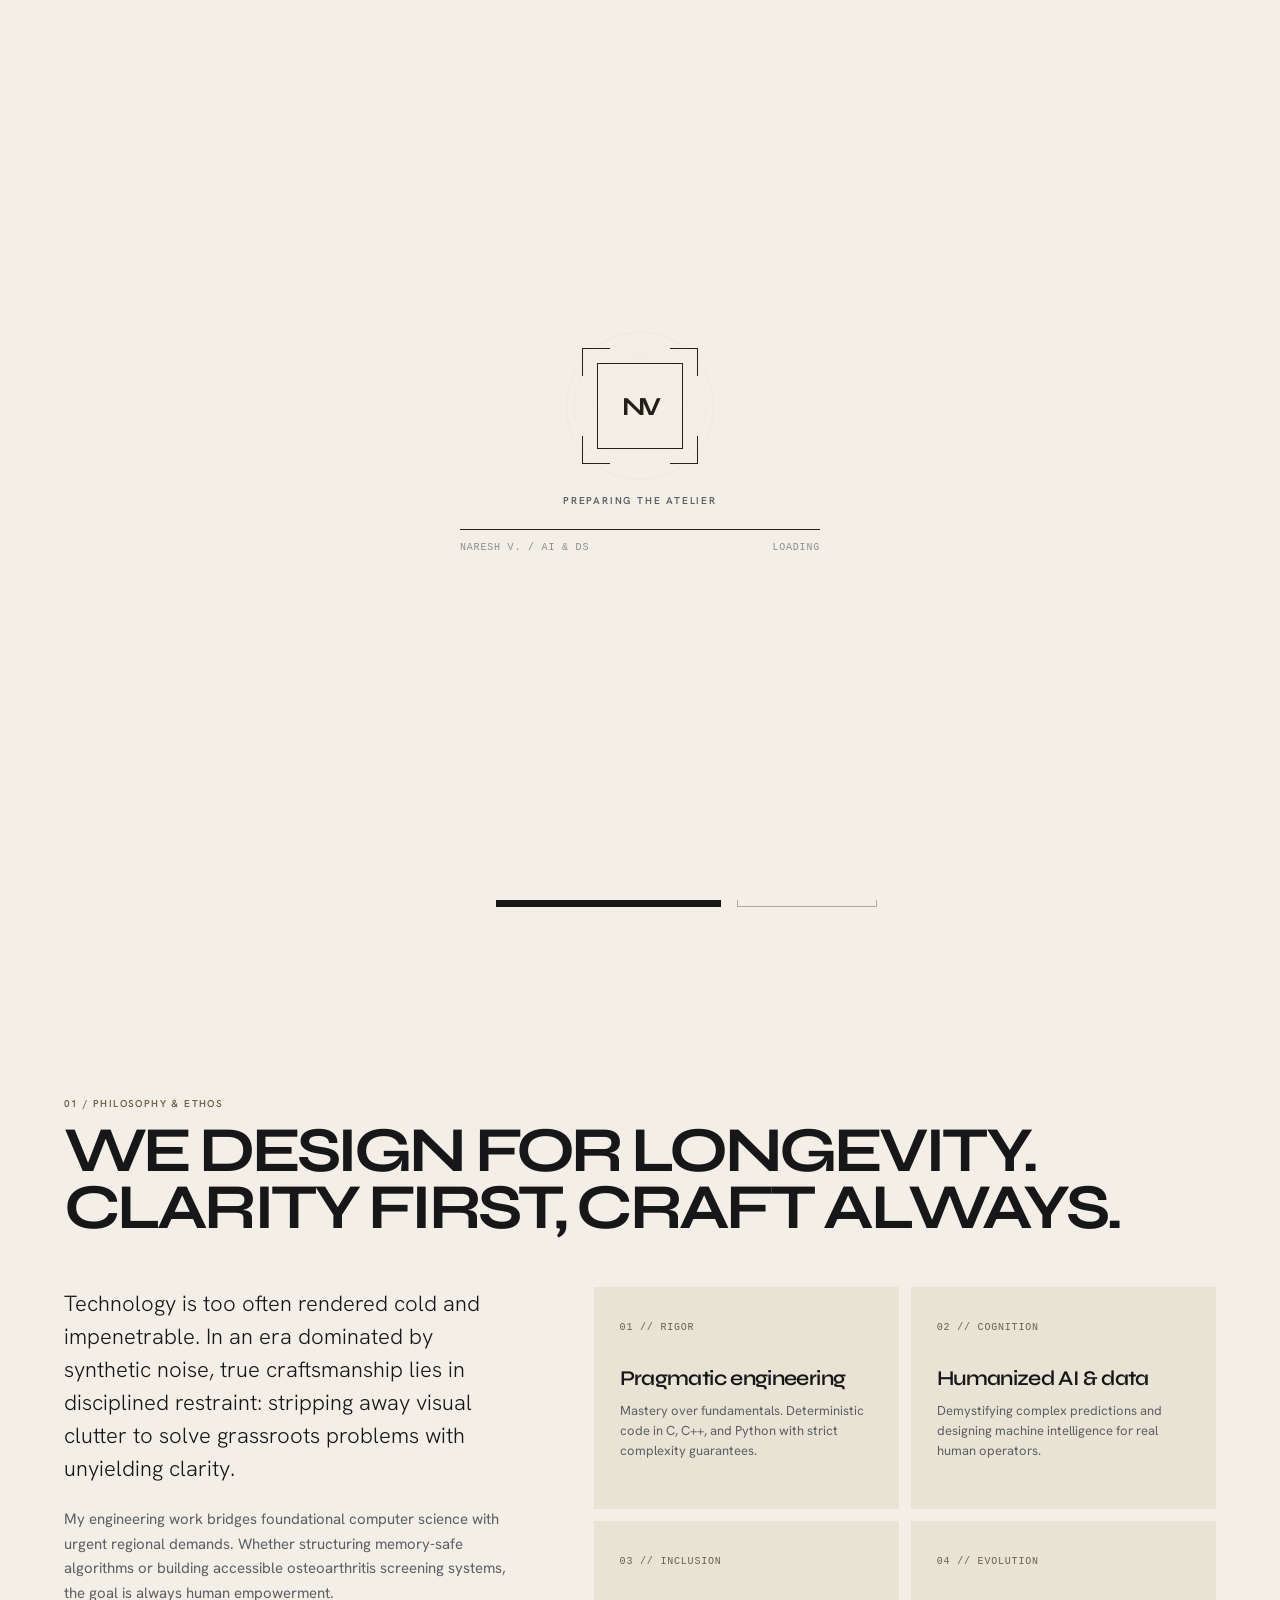
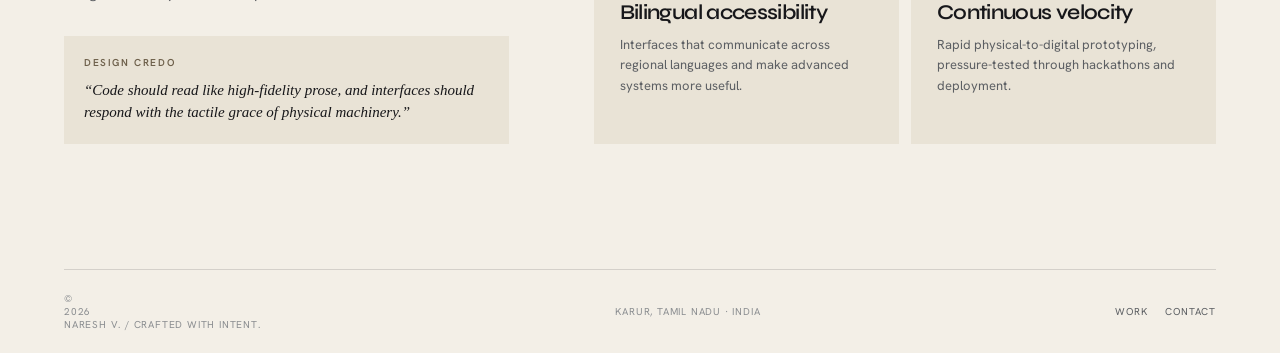
<file: index.html>
<!doctype html>
<html lang="en">
<head>
  <meta charset="UTF-8" />
  <meta name="viewport" content="width=device-width, initial-scale=1.0" />
  <meta name="description" content="Naresh V. is an AI and Data Science engineer building practical, human-centered digital systems." />
  <title>Naresh V. | AI &amp; Data Science Engineer</title>
  <link rel="preconnect" href="https://fonts.googleapis.com" />
  <link rel="preconnect" href="https://fonts.googleapis.com" crossorigin />
  <link href="https://fonts.googleapis.com/css2?family=Hanken+Grotesk:wght@300;400;500;600&family=Syne:wght@500;600;700;800&display=swap" rel="stylesheet" />
  <link rel="stylesheet" href="styles.css" />
</head>
<body class="preload-page">
  <div class="preloader" aria-label="Loading Naresh V. portfolio">
    <div class="preloader-inner">
      <div class="preloader-frame">
        <i class="preloader-corner"></i><i class="preloader-corner"></i><i class="preloader-corner"></i><i class="preloader-corner"></i>
        <div class="preloader-mark">NV</div>
      </div>
      <p class="preloader-kicker">Preparing the atelier</p>
      <div class="preloader-track"><div class="preloader-progress"></div></div>
      <div class="preloader-meta"><span>Naresh V. / AI &amp; DS</span><span>Loading</span></div>
    </div>
  </div>
  <div class="cursor-glow" aria-hidden="true"></div>
  <header class="site-header">
    <a class="brand" href="index.html" aria-label="Naresh V. home"><span>NV</span><small>AI / DS</small></a>
    <nav class="desktop-nav" aria-label="Primary navigation"><a href="work.html">Work</a><a href="arsenal.html">Arsenal</a><a href="journey.html">Journey</a><a href="contact.html">Contact</a><a href="play.html">Play</a></nav><button class="theme-toggle" type="button" aria-label="Toggle color theme" aria-pressed="false"><span aria-hidden="true">☾</span></button>
    <a class="header-cta" href="contact.html">Let's connect <span>↗</span></a>
    <button class="menu-button" type="button" aria-label="Open navigation" aria-expanded="false"><span></span><span></span></button>
  </header>
  <main>
    <section class="hero section-shell">
      <div class="hero-topline"><span class="status"><i></i> B.Tech AI &amp; Data Science · MKCE Karur</span><span class="availability">Available for high-impact collaborations <b>2025</b></span></div>
      <div class="hero-title reveal"><p class="eyebrow">A digital craft practice</p><h1>Crafted to<br /><em>mean something</em><b>.</b></h1><p class="hero-note">// Turning complex algorithmic logic into intuitive, human-centered digital artifacts.</p></div>
      <div class="hero-grid reveal"><div><p class="eyebrow warm">Identity &amp; discipline</p><h2>Naresh V. — AI &amp; Data Science Engineer, software craftsman &amp; bilingual systems innovator.</h2></div><div class="hero-copy"><p>I am a second-year B.Tech student at <strong>M. Kumarasamy College of Engineering</strong>, Karur, Tamil Nadu. Rooted in programming logic, machine intelligence, and distributed systems, I construct robust software architectures designed to solve tangible grassroots challenges.</p><div class="hero-actions"><a class="button button-solid" href="work.html">Explore selected work <span>↗</span></a><a class="button button-ghost" href="#philosophy">Read ethos <span>↓</span></a></div></div></div>
    </section>
    <section class="section-shell philosophy" id="philosophy"><div class="section-heading reveal"><div><p class="eyebrow warm">01 / Philosophy &amp; ethos</p><h2>We design for longevity.<br />Clarity first, craft always.</h2></div></div><div class="philosophy-grid"><div class="philosophy-story reveal"><p class="lead">Technology is too often rendered cold and impenetrable. In an era dominated by synthetic noise, true craftsmanship lies in disciplined restraint: stripping away visual clutter to solve grassroots problems with unyielding clarity.</p><p>My engineering work bridges foundational computer science with urgent regional demands. Whether structuring memory-safe algorithms or building accessible osteoarthritis screening systems, the goal is always human empowerment.</p><blockquote><span>Design credo</span>“Code should read like high-fidelity prose, and interfaces should respond with the tactile grace of physical machinery.”</blockquote></div><div class="pillar-grid"><article><span>01 // RIGOR</span><h3>Pragmatic engineering</h3><p>Mastery over fundamentals. Deterministic code in C, C++, and Python with strict complexity guarantees.</p></article><article><span>02 // COGNITION</span><h3>Humanized AI &amp; data</h3><p>Demystifying complex predictions and designing machine intelligence for real human operators.</p></article><article><span>03 // INCLUSION</span><h3>Bilingual accessibility</h3><p>Interfaces that communicate across regional languages and make advanced systems more useful.</p></article><article><span>04 // EVOLUTION</span><h3>Continuous velocity</h3><p>Rapid physical-to-digital prototyping, pressure-tested through hackathons and deployment.</p></article></div></div></section>
  </main>
  <footer class="site-footer section-shell"><span>© <span id="year"></span> Naresh V. / Crafted with intent.</span><span>Karur, Tamil Nadu · India</span><span><a href="work.html">Work</a> <a href="contact.html">Contact</a></span></footer>
  <script src="script.js"></script>
</body>
</html>
</file>
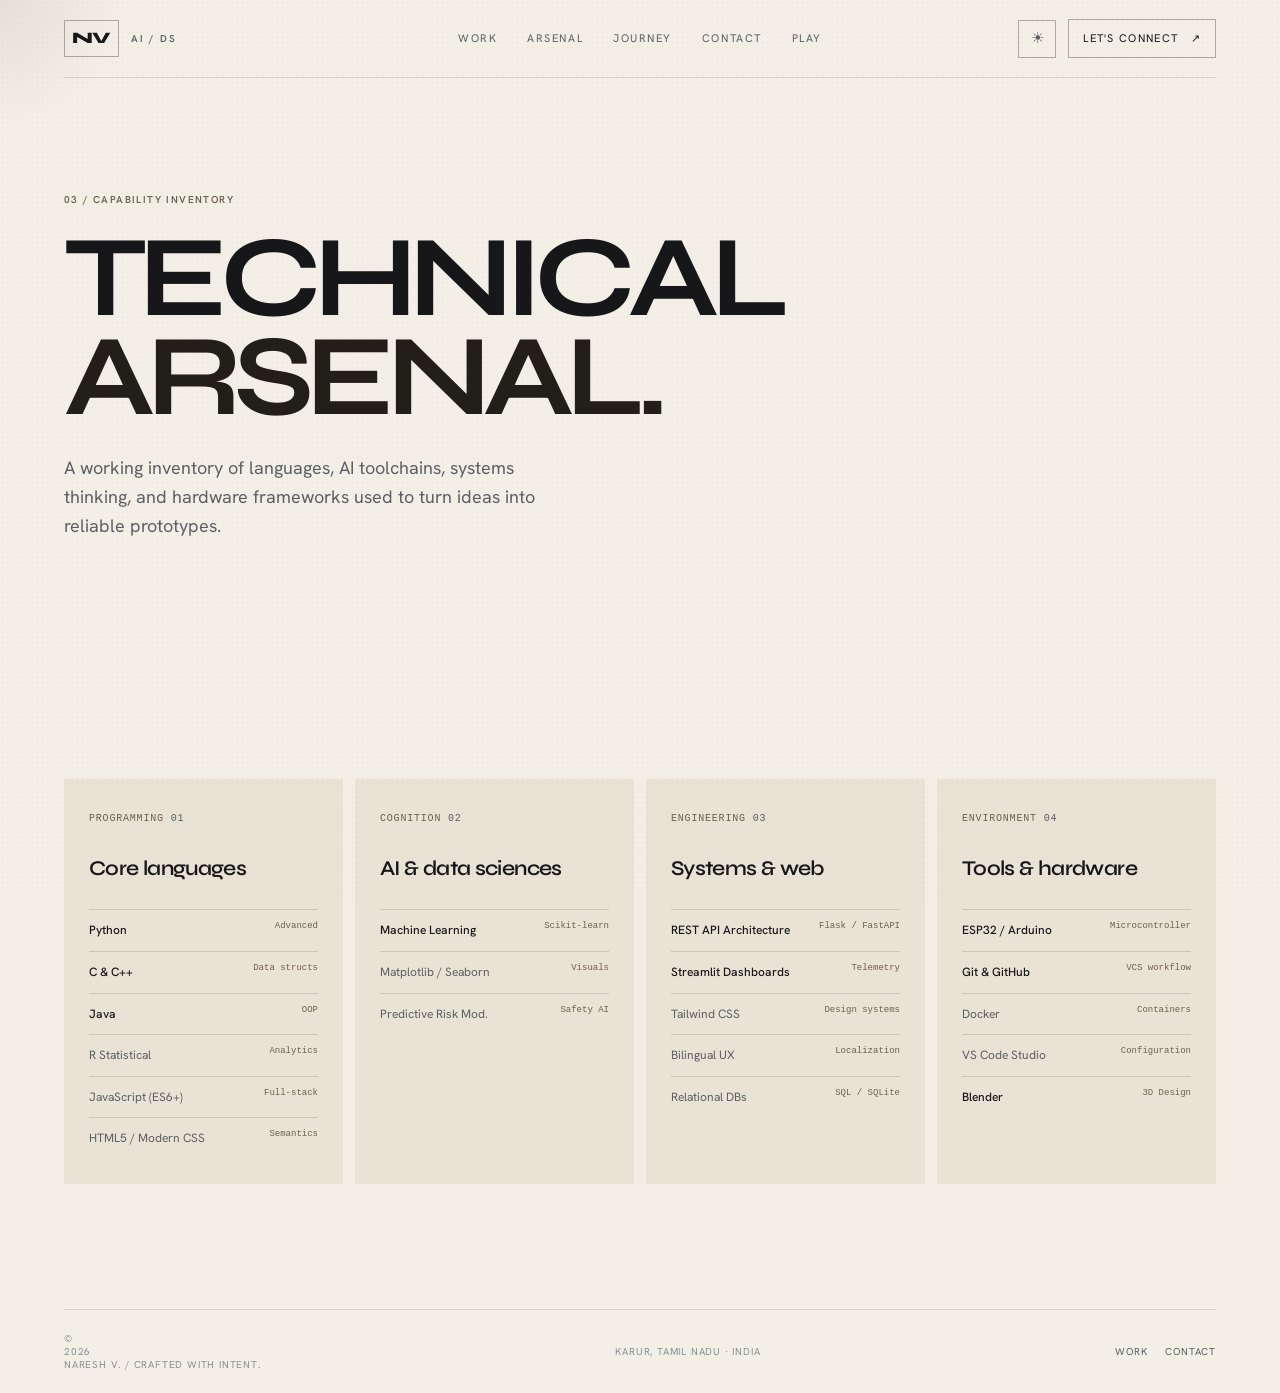
<file: arsenal.html>
<!doctype html>
<html lang="en"><head><meta charset="UTF-8" /><meta name="viewport" content="width=device-width, initial-scale=1.0" /><meta name="description" content="Technical arsenal of Naresh V., AI and Data Science Engineer." /><title>Technical Arsenal | Naresh V.</title><link rel="preconnect" href="https://fonts.googleapis.com" /><link rel="preconnect" href="https://fonts.gstatic.com" crossorigin /><link href="https://fonts.googleapis.com/css2?family=Hanken+Grotesk:wght@300;400;500;600&family=Syne:wght@500;600;700;800&display=swap" rel="stylesheet" /><link rel="stylesheet" href="styles.css" /></head><body><div class="cursor-glow"></div><header class="site-header"><a class="brand" href="index.html"><span>NV</span><small>AI / DS</small></a><nav class="desktop-nav" aria-label="Primary navigation"><a href="work.html">Work</a><a href="arsenal.html">Arsenal</a><a href="journey.html">Journey</a><a href="contact.html">Contact</a><a href="play.html">Play</a></nav><button class="theme-toggle" type="button" aria-label="Toggle color theme" aria-pressed="false"><span aria-hidden="true">☾</span></button><a class="header-cta" href="contact.html">Let's connect <span>↗</span></a><button class="menu-button" type="button" aria-label="Open navigation" aria-expanded="false"><span></span><span></span></button></header><main><section class="page-hero section-shell reveal"><p class="eyebrow warm">03 / Capability inventory</p><h1>Technical<br /><em>arsenal.</em></h1><p>A working inventory of languages, AI toolchains, systems thinking, and hardware frameworks used to turn ideas into reliable prototypes.</p></section><section class="section-shell arsenal"><div class="arsenal-grid"><article class="reveal"><span class="eyebrow warm">Programming <b>01</b></span><h3>Core languages</h3><ul><li><strong>Python</strong><small>Advanced</small></li><li><strong>C &amp; C++</strong><small>Data structs</small></li><li><strong>Java</strong><small>OOP</small></li><li>R Statistical<small>Analytics</small></li><li>JavaScript (ES6+)<small>Full-stack</small></li><li>HTML5 / Modern CSS<small>Semantics</small></li></ul></article><article class="reveal"><span class="eyebrow warm">Cognition <b>02</b></span><h3>AI &amp; data sciences</h3><ul><li><strong>Machine Learning</strong><small>Scikit-learn</small></li><li>Pandas &amp; NumPy<small>Data wrangling</small></li><li>Matplotlib / Seaborn<small>Visuals</small></li><li>Predictive Risk Mod.<small>Safety AI</small></li></ul></article><article class="reveal"><span class="eyebrow warm">Engineering <b>03</b></span><h3>Systems &amp; web</h3><ul><li><strong>REST API Architecture</strong><small>Flask / FastAPI</small></li><li><strong>Streamlit Dashboards</strong><small>Telemetry</small></li><li>Tailwind CSS<small>Design systems</small></li><li>Bilingual UX<small>Localization</small></li><li>Relational DBs<small>SQL / SQLite</small></li></ul></article><article class="reveal"><span class="eyebrow warm">Environment <b>04</b></span><h3>Tools &amp; hardware</h3><ul><li><strong>ESP32 / Arduino</strong><small>Microcontroller</small></li><li><strong>Git &amp; GitHub</strong><small>VCS workflow</small></li><li>Docker<small>Containers</small></li><li>Postman<small>API testing</small></li><li>VS Code Studio<small>Configuration</small></li></ul></article></div></section></main><footer class="site-footer section-shell"><span>© <span id="year"></span> Naresh V. / Crafted with intent.</span><span>Karur, Tamil Nadu · India</span><span><a href="work.html">Work</a> <a href="contact.html">Contact</a></span></footer><script src="script.js"></script></body></html>
</file>
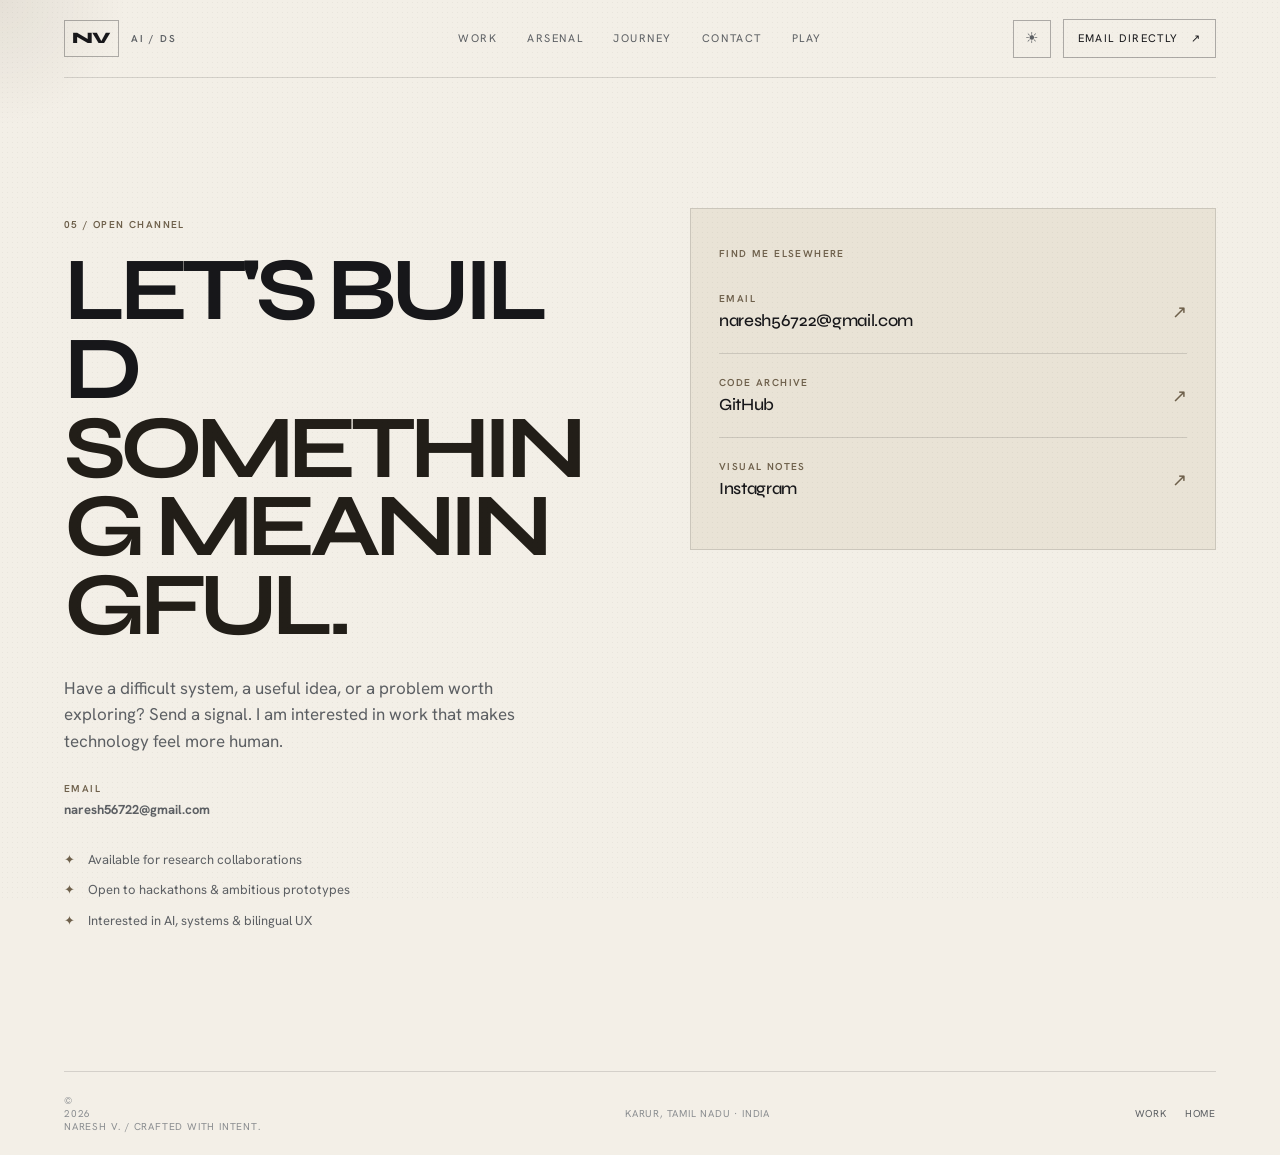
<file: contact.html>
<!doctype html>
<html lang="en">
<head>
  <meta charset="UTF-8" />
  <meta name="viewport" content="width=device-width, initial-scale=1.0" />
  <meta name="description" content="Contact Naresh V. for research collaborations and ambitious prototypes." />
  <title>Contact | Naresh V.</title>
  <link rel="preconnect" href="https://fonts.googleapis.com" />
  <link rel="preconnect" href="https://fonts.googleapis.com" crossorigin />
  <link href="https://fonts.googleapis.com/css2?family=Hanken+Grotesk:wght@300;400;500;600&family=Syne:wght@500;600;700;800&display=swap" rel="stylesheet" />
  <link rel="stylesheet" href="styles.css" />
</head>
<body>
  <div class="cursor-glow" aria-hidden="true"></div>
  <header class="site-header">
    <a class="brand" href="index.html"><span>NV</span><small>AI / DS</small></a>
    <nav class="desktop-nav" aria-label="Primary navigation"><a href="work.html">Work</a><a href="arsenal.html">Arsenal</a><a href="journey.html">Journey</a><a href="contact.html">Contact</a><a href="play.html">Play</a></nav><button class="theme-toggle" type="button" aria-label="Toggle color theme" aria-pressed="false"><span aria-hidden="true">☾</span></button>
    <a class="header-cta" href="https://mail.google.com/mail/?view=cm&amp;fs=1&amp;to=naresh56722@gmail.com" target="_blank" rel="noopener noreferrer">Email directly <span>↗</span></a>
    <button class="menu-button" type="button" aria-label="Open navigation" aria-expanded="false"><span></span><span></span></button>
  </header>
  <main>
    <section class="contact section-shell reveal">
      <div>
        <p class="eyebrow warm">05 / Open channel</p>
        <h1>Let's build<br /><em>something meaningful.</em></h1>
        <p>Have a difficult system, a useful idea, or a problem worth exploring? Send a signal. I am interested in work that makes technology feel more human.</p>
        <p class="contact-email"><span>Email</span><strong>naresh56722@gmail.com</strong></p>
        <ul><li><span>✦</span> Available for research collaborations</li><li><span>✦</span> Open to hackathons &amp; ambitious prototypes</li><li><span>✦</span> Interested in AI, systems &amp; bilingual UX</li></ul>
      </div>
      <div class="contact-details">
        <p class="eyebrow warm">Find me elsewhere</p>
        <a class="contact-detail" href="https://mail.google.com/mail/?view=cm&amp;fs=1&amp;to=naresh56722@gmail.com" target="_blank" rel="noopener noreferrer"><span><small>Email</small><strong>naresh56722@gmail.com</strong></span><b>↗</b></a>
        <a class="contact-detail" href="https://github.com" target="_blank" rel="noreferrer"><span><small>Code archive</small><strong>GitHub</strong></span><b>↗</b></a>
        <a class="contact-detail" href="https://instagram.com" target="_blank" rel="noreferrer"><span><small>Visual notes</small><strong>Instagram</strong></span><b>↗</b></a>
      </div>
    </section>
  </main>
  <footer class="site-footer section-shell"><span>© <span id="year"></span> Naresh V. / Crafted with intent.</span><span>Karur, Tamil Nadu · India</span><span><a href="work.html">Work</a> <a href="index.html">Home</a></span></footer>
  <script src="script.js"></script>
</body>
</html>
</file>
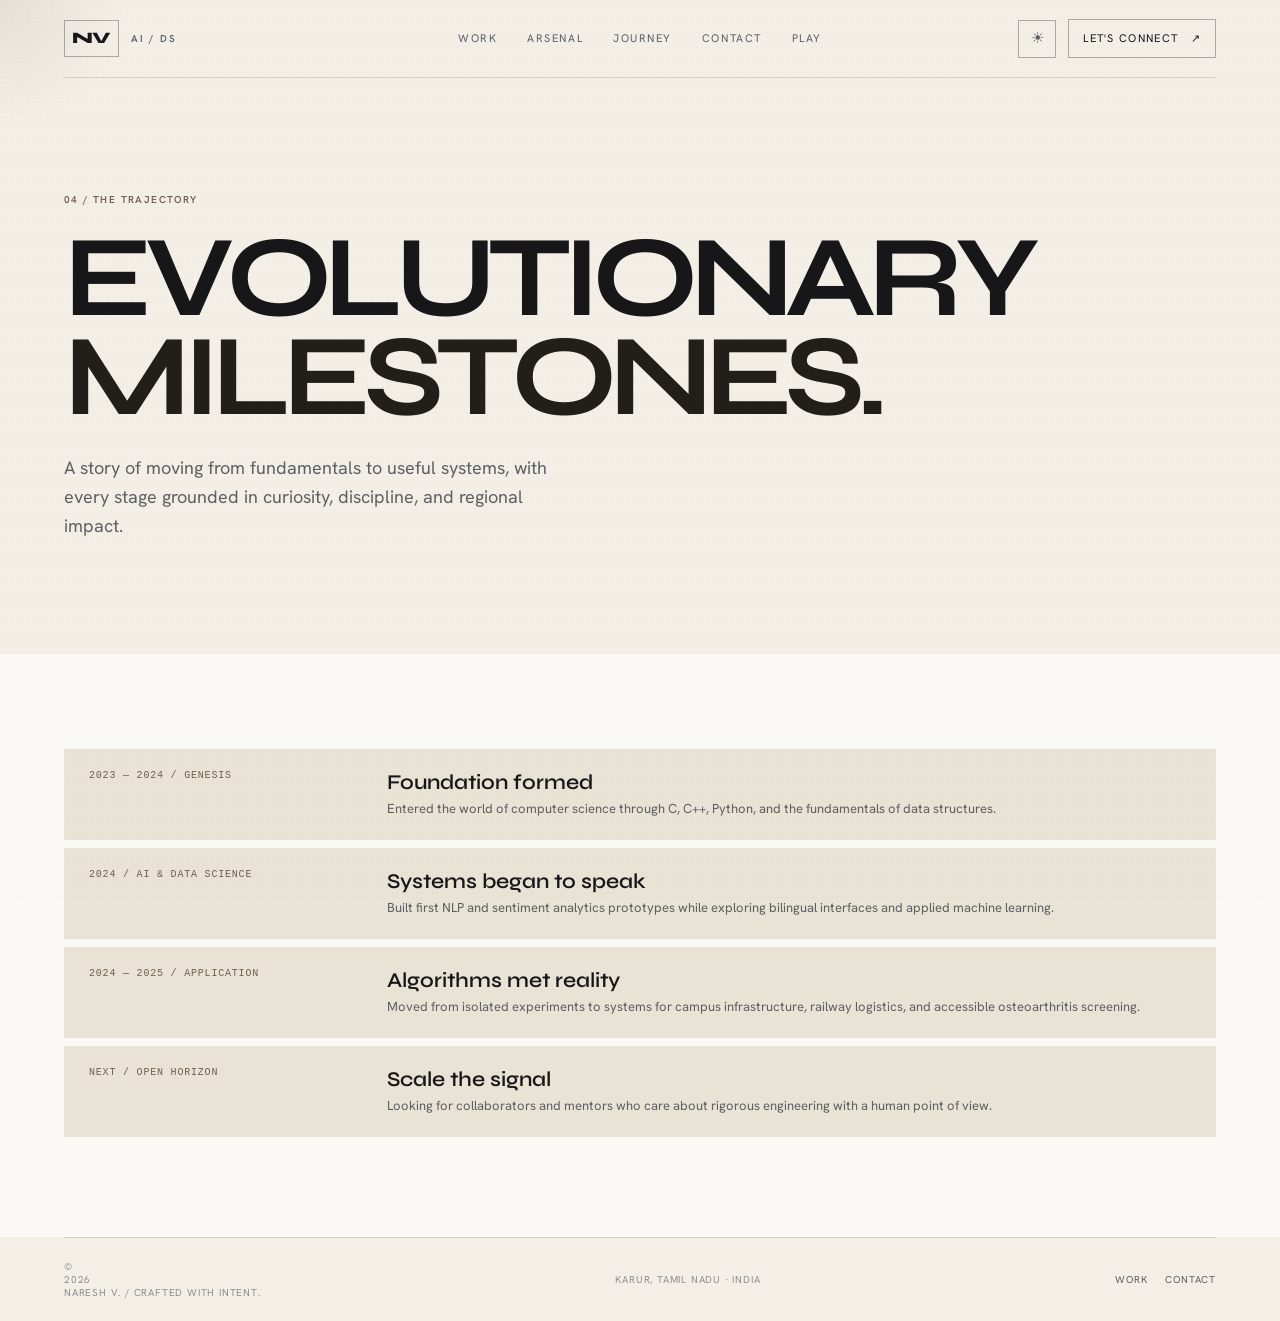
<file: journey.html>
<!doctype html>
<html lang="en"><head><meta charset="UTF-8" /><meta name="viewport" content="width=device-width, initial-scale=1.0" /><meta name="description" content="The engineering journey of Naresh V." /><title>Journey | Naresh V.</title><link rel="preconnect" href="https://fonts.googleapis.com" /><link rel="preconnect" href="https://fonts.gstatic.com" crossorigin /><link href="https://fonts.googleapis.com/css2?family=Hanken+Grotesk:wght@300;400;500;600&family=Syne:wght@500;600;700;800&display=swap" rel="stylesheet" /><link rel="stylesheet" href="styles.css" /></head><body><div class="cursor-glow"></div><header class="site-header"><a class="brand" href="index.html"><span>NV</span><small>AI / DS</small></a><nav class="desktop-nav" aria-label="Primary navigation"><a href="work.html">Work</a><a href="arsenal.html">Arsenal</a><a href="journey.html">Journey</a><a href="contact.html">Contact</a><a href="play.html">Play</a></nav><button class="theme-toggle" type="button" aria-label="Toggle color theme" aria-pressed="false"><span aria-hidden="true">☾</span></button><a class="header-cta" href="contact.html">Let's connect <span>↗</span></a><button class="menu-button" type="button" aria-label="Open navigation" aria-expanded="false"><span></span><span></span></button></header><main><section class="page-hero section-shell reveal"><p class="eyebrow warm">04 / The trajectory</p><h1>Evolutionary<br /><em>milestones.</em></h1><p>A story of moving from fundamentals to useful systems, with every stage grounded in curiosity, discipline, and regional impact.</p></section><section class="band section-shell journey"><div class="timeline"><article class="reveal"><span>2023 — 2024 / GENESIS</span><div><h3>Foundation formed</h3><p>Entered the world of computer science through C, C++, Python, and the fundamentals of data structures.</p></div></article><article class="reveal"><span>2024 / AI &amp; DATA SCIENCE</span><div><h3>Systems began to speak</h3><p>Built first NLP and sentiment analytics prototypes while exploring bilingual interfaces and applied machine learning.</p></div></article><article class="reveal"><span>2024 — 2025 / APPLICATION</span><div><h3>Algorithms met reality</h3><p>Moved from isolated experiments to systems for campus infrastructure, railway logistics, and accessible osteoarthritis screening.</p></div></article><article class="reveal"><span>NEXT / OPEN HORIZON</span><div><h3>Scale the signal</h3><p>Looking for collaborators and mentors who care about rigorous engineering with a human point of view.</p></div></article></div></section></main><footer class="site-footer section-shell"><span>© <span id="year"></span> Naresh V. / Crafted with intent.</span><span>Karur, Tamil Nadu · India</span><span><a href="work.html">Work</a> <a href="contact.html">Contact</a></span></footer><script src="script.js"></script></body></html>
</file>
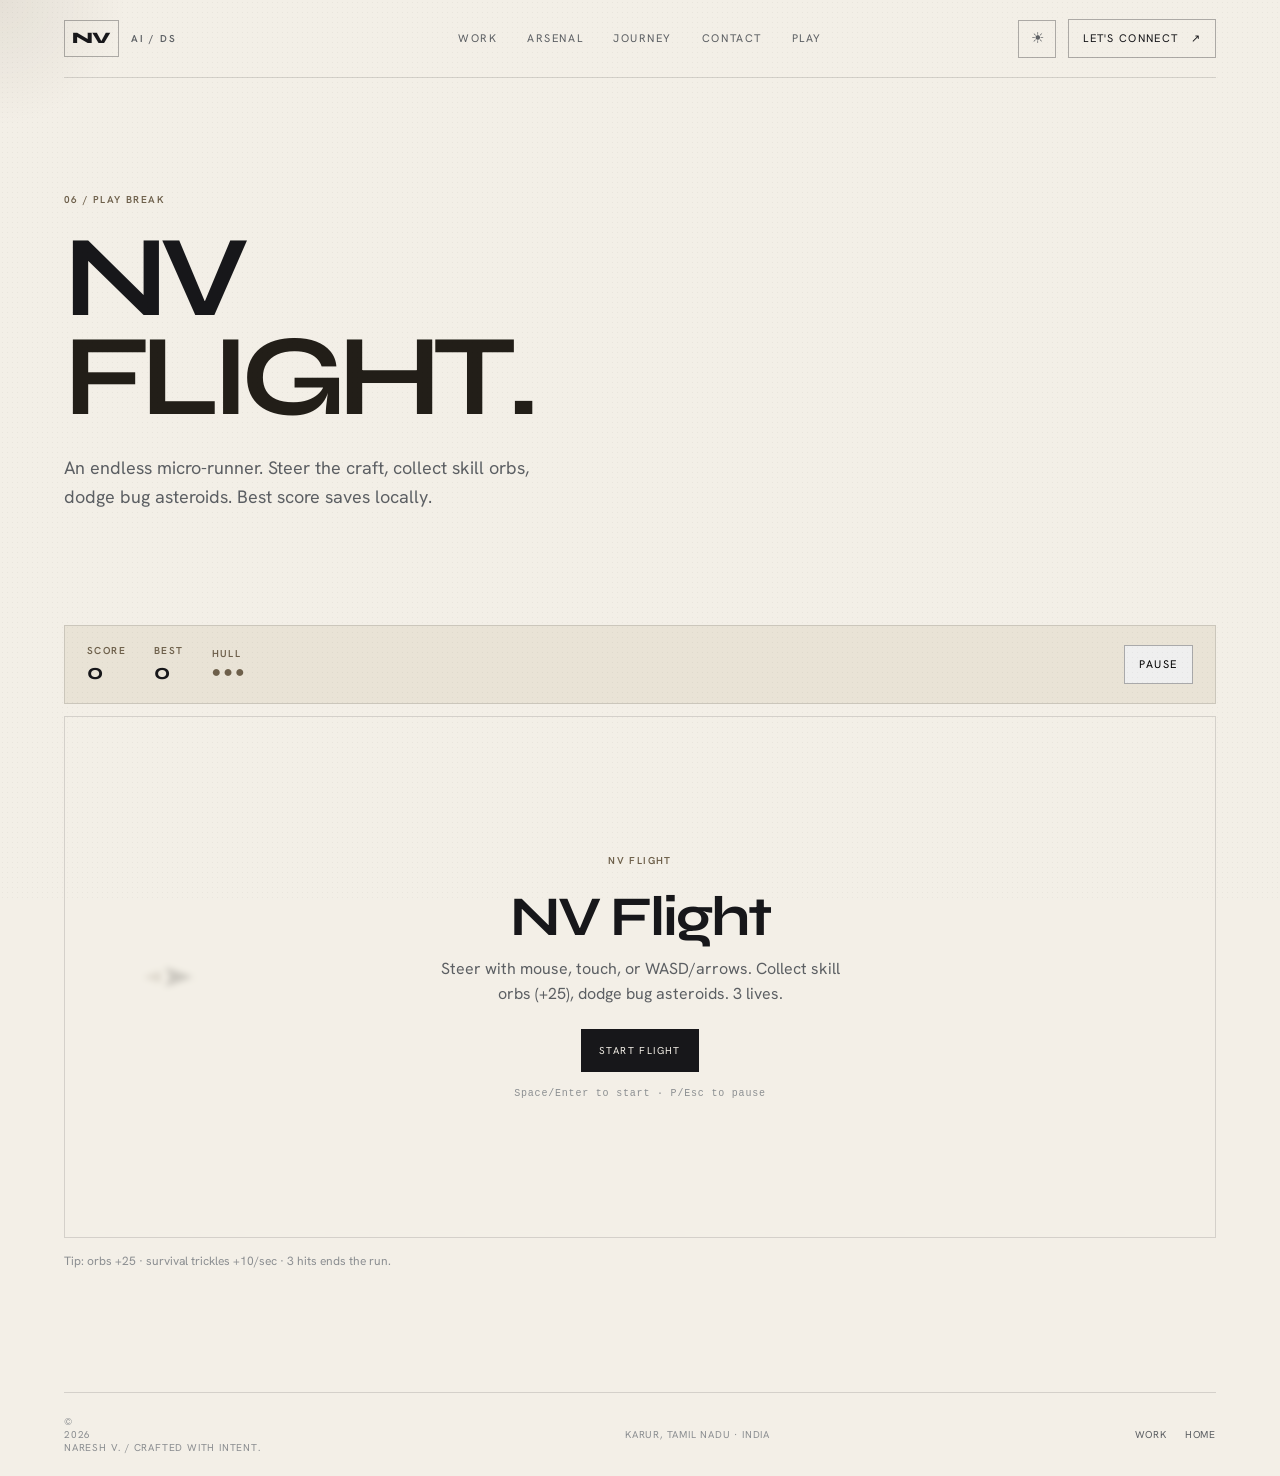
<file: play.html>
<!doctype html>
<html lang="en">
<head>
<meta charset="UTF-8" />
<meta name="viewport" content="width=device-width, initial-scale=1.0" />
<meta name="description" content="NV Flight — a tiny endless flight game by Naresh V." />
<title>NV Flight | Naresh V.</title>
<link rel="preconnect" href="https://fonts.googleapis.com" />
<link rel="preconnect" href="https://fonts.gstatic.com" crossorigin />
<link href="https://fonts.googleapis.com/css2?family=Hanken+Grotesk:wght@300;400;500;600&family=Syne:wght@500;600;700;800&display=swap" rel="stylesheet" />
<link rel="stylesheet" href="styles.css" />
</head>
<body>
<div class="cursor-glow"></div>
<header class="site-header">
<a class="brand" href="index.html"><span>NV</span><small>AI / DS</small></a>
<nav class="desktop-nav" aria-label="Primary navigation"><a href="work.html">Work</a><a href="arsenal.html">Arsenal</a><a href="journey.html">Journey</a><a href="contact.html">Contact</a><a href="play.html" aria-current="page">Play</a></nav><button class="theme-toggle" type="button" aria-label="Toggle color theme" aria-pressed="false"><span aria-hidden="true">☾</span></button>
<a class="header-cta" href="contact.html">Let's connect <span>↗</span></a>
<button class="menu-button" type="button" aria-label="Open navigation" aria-expanded="false"><span></span><span></span></button>
</header>
<main>
<section class="page-hero section-shell reveal">
<p class="eyebrow warm">06 / Play break</p>
<h1>NV<br /><em>flight.</em></h1>
<p>An endless micro-runner. Steer the craft, collect skill orbs, dodge bug asteroids. Best score saves locally.</p>
</section>
<section class="section-shell flight-wrap">
<div class="flight-hud reveal">
<div><small>Score</small><strong id="flight-score">0</strong></div>
<div><small>Best</small><strong id="flight-best">0</strong></div>
<div><small>Hull</small><strong id="flight-lives">●●●</strong></div>
<button id="flight-pause" class="button button-ghost flight-btn" type="button">Pause</button>
</div>
<div class="flight-stage reveal">
<canvas id="flight-canvas" aria-label="NV Flight game canvas. Steer with mouse, touch, or keyboard."></canvas>
<div id="flight-overlay" class="flight-overlay is-open">
<div>
<p class="eyebrow warm">NV Flight</p>
<h2 id="flight-overlay-title">NV Flight</h2>
<p id="flight-overlay-text">Steer with mouse, touch, or WASD/arrows.</p>
<button id="flight-start" class="button button-solid" type="button">Start flight</button>
<p class="flight-hint">Space/Enter to start · P/Esc to pause</p>
</div>
</div>
</div>
<p class="flight-note">Tip: orbs +25 · survival trickles +10/sec · 3 hits ends the run.</p>
</section>
</main>
<footer class="site-footer section-shell"><span>© <span id="year"></span> Naresh V. / Crafted with intent.</span><span>Karur, Tamil Nadu · India</span><span><a href="work.html">Work</a> <a href="index.html">Home</a></span></footer>
<script src="script.js"></script>
<script src="game.js"></script>
</body>
</html>
</file>
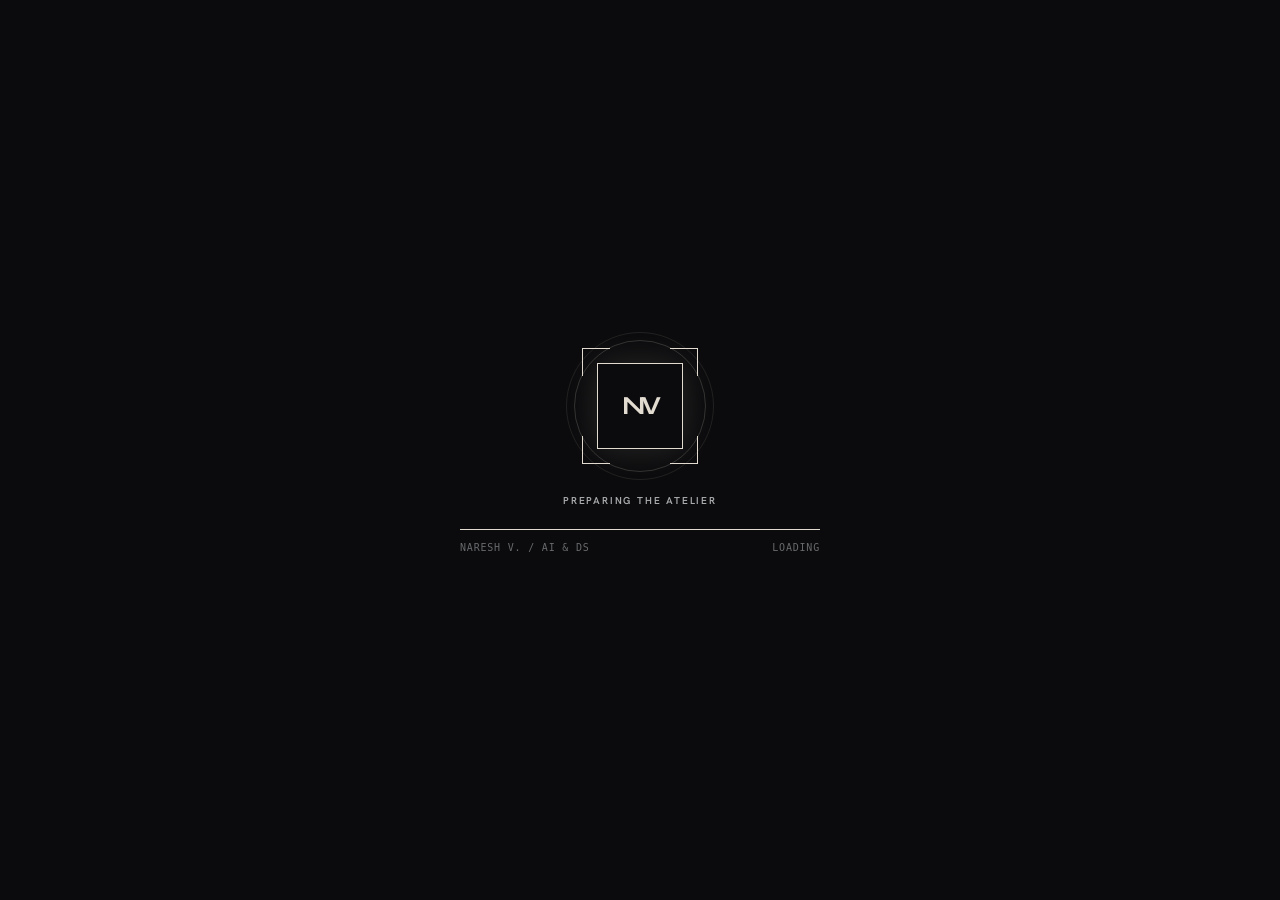
<file: preload.html>
<!doctype html>
<html lang="en">
<head>
  <meta charset="UTF-8" />
  <meta name="viewport" content="width=device-width, initial-scale=1.0" />
  <meta name="description" content="Naresh V. portfolio preload experience." />
  <title>Loading | Naresh V.</title>
  <link rel="preconnect" href="https://fonts.googleapis.com" />
  <link rel="preconnect" href="https://fonts.googleapis.com" crossorigin />
  <link href="https://fonts.googleapis.com/css2?family=Hanken+Grotesk:wght@300;400;500;600&family=Syne:wght@500;600;700;800&display=swap" rel="stylesheet" />
  <link rel="stylesheet" href="styles.css" />
</head>
<body class="preload-page">
  <div class="preloader" aria-label="Loading Naresh V. portfolio">
    <div class="preloader-inner">
      <div class="preloader-frame">
        <i class="preloader-corner"></i><i class="preloader-corner"></i><i class="preloader-corner"></i><i class="preloader-corner"></i>
        <div class="preloader-mark">NV</div>
      </div>
      <p class="preloader-kicker">Preparing the atelier</p>
      <div class="preloader-track"><div class="preloader-progress"></div></div>
      <div class="preloader-meta"><span>Naresh V. / AI &amp; DS</span><span>Loading</span></div>
    </div>
  </div>
  <main class="preload-fallback section-shell"><p class="eyebrow warm">Portfolio ready</p><h1>Welcome.</h1><a class="button button-solid" href="index.html">Enter portfolio <span>↗</span></a></main>
  <script src="script.js"></script>
</body>
</html>
</file>
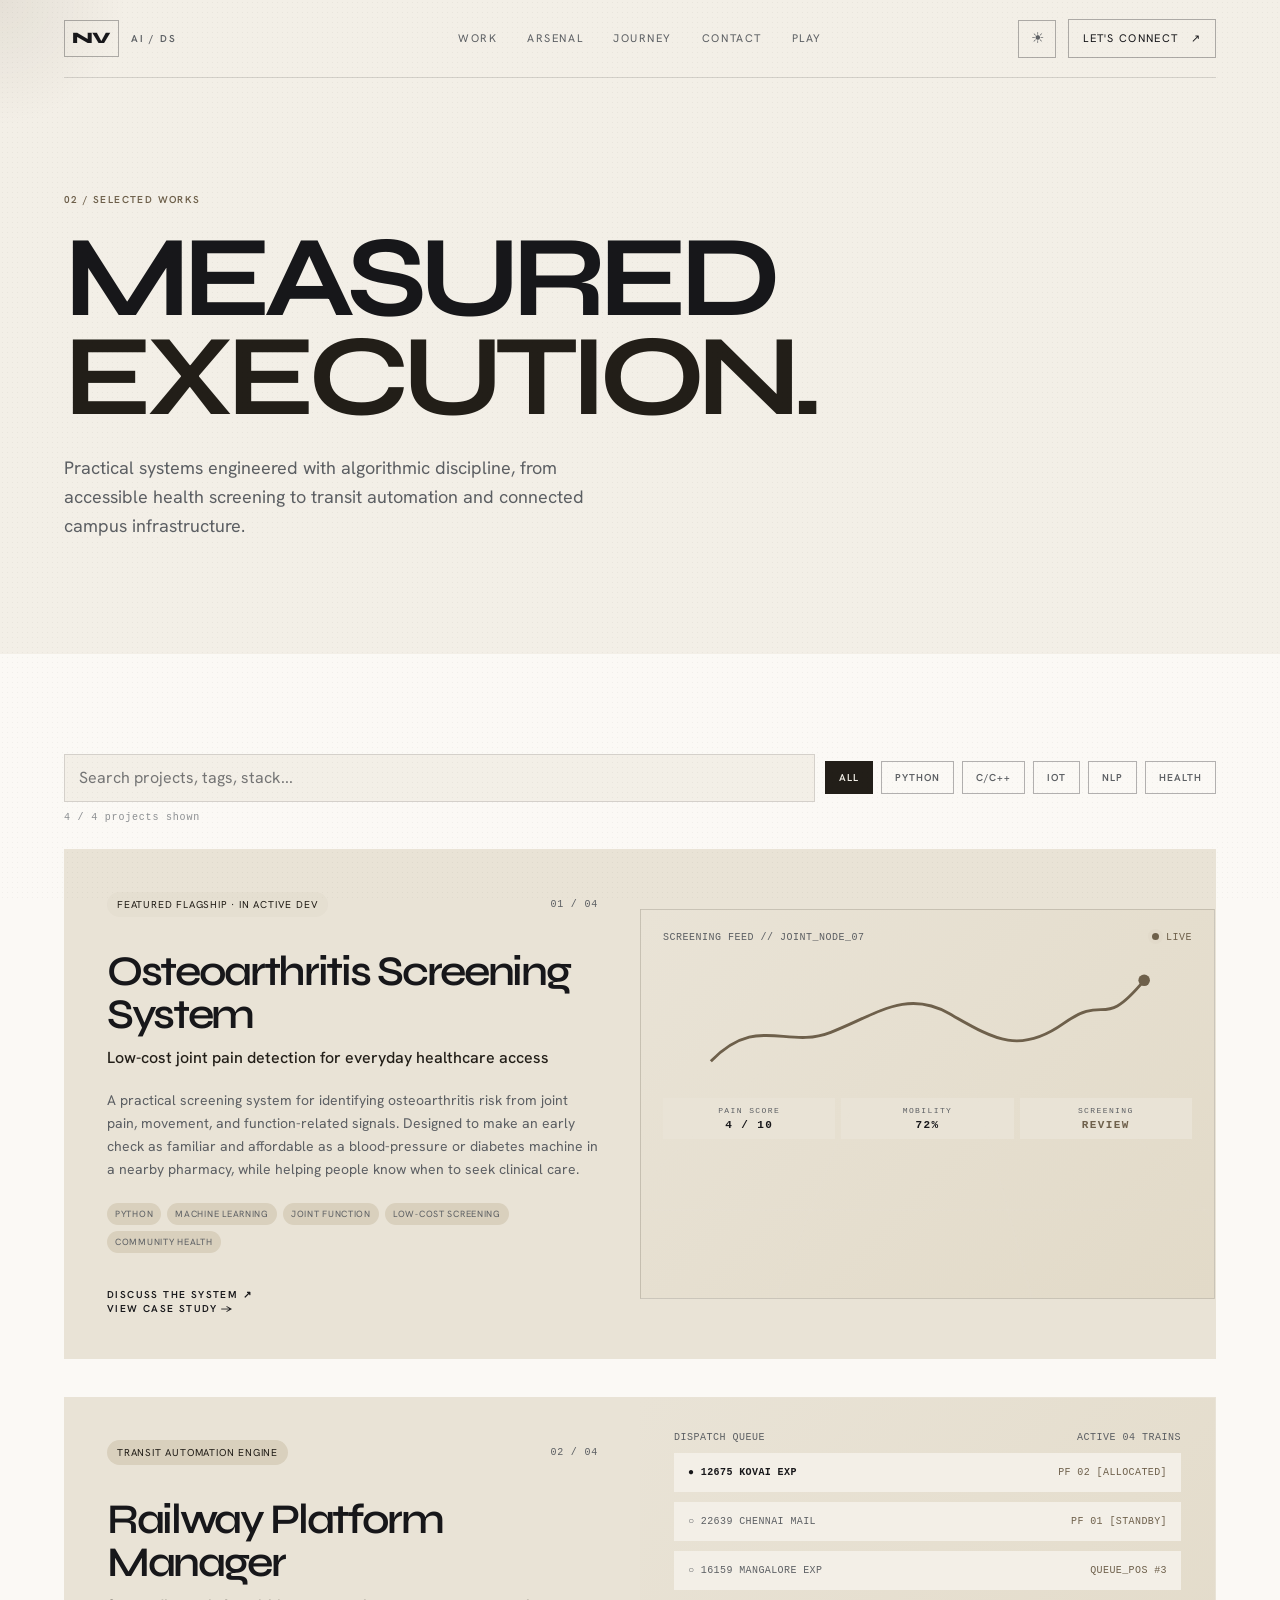
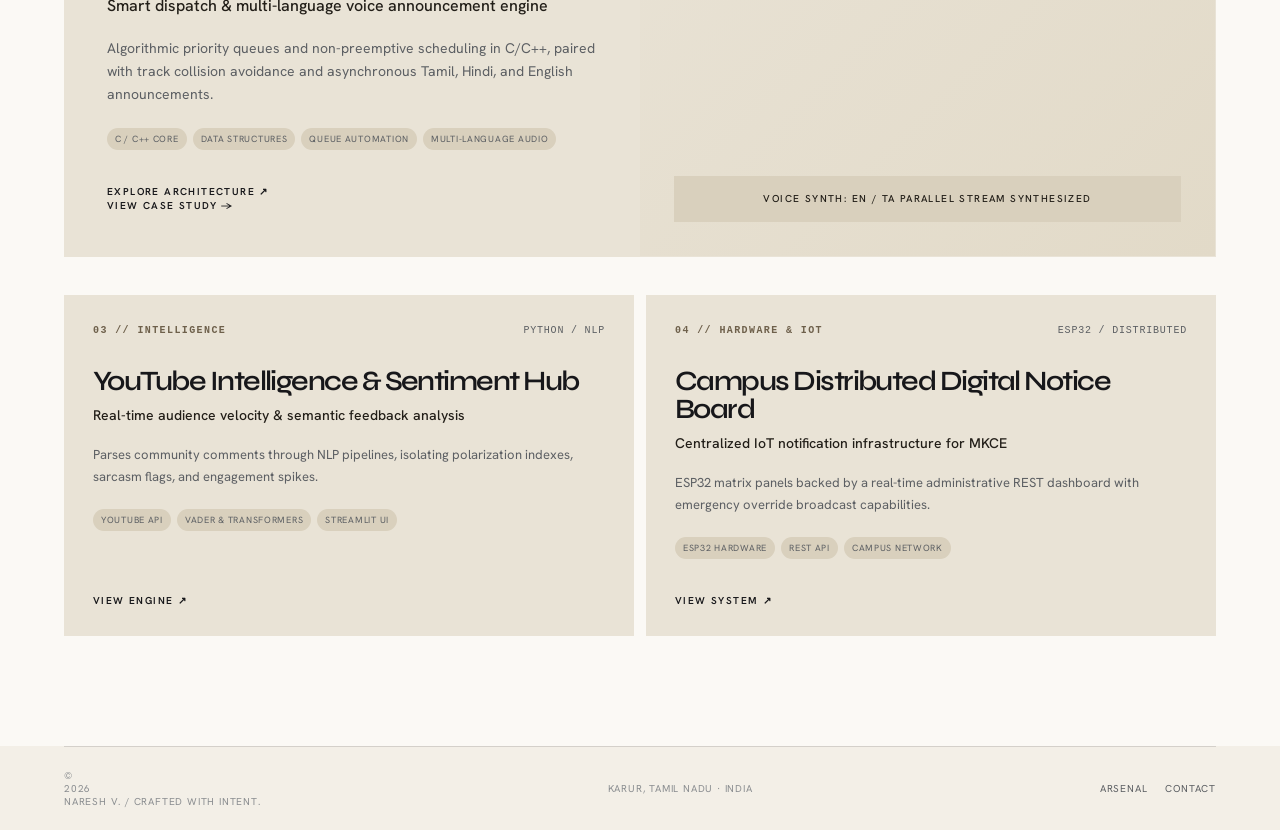
<file: work.html>
<!doctype html>
<html lang="en"><head><meta charset="UTF-8" /><meta name="viewport" content="width=device-width, initial-scale=1.0" /><meta name="description" content="Selected work by Naresh V., AI and Data Science Engineer." /><title>Selected Work | Naresh V.</title><link rel="preconnect" href="https://fonts.googleapis.com" /><link rel="preconnect" href="https://fonts.gstatic.com" crossorigin /><link href="https://fonts.googleapis.com/css2?family=Hanken+Grotesk:wght@300;400;500;600&family=Syne:wght@500;600;700;800&display=swap" rel="stylesheet" /><link rel="stylesheet" href="styles.css" /></head><body><div class="cursor-glow"></div><header class="site-header"><a class="brand" href="index.html"><span>NV</span><small>AI / DS</small></a><nav class="desktop-nav" aria-label="Primary navigation"><a href="work.html">Work</a><a href="arsenal.html">Arsenal</a><a href="journey.html">Journey</a><a href="contact.html">Contact</a><a href="play.html">Play</a></nav><button class="theme-toggle" type="button" aria-label="Toggle color theme" aria-pressed="false"><span aria-hidden="true">☾</span></button><a class="header-cta" href="contact.html">Let's connect <span>↗</span></a><button class="menu-button" type="button" aria-label="Open navigation" aria-expanded="false"><span></span><span></span></button></header><main><section class="page-hero section-shell reveal"><p class="eyebrow warm">02 / Selected works</p><h1>Measured<br /><em>execution.</em></h1><p>Practical systems engineered with algorithmic discipline, from accessible health screening to transit automation and connected campus infrastructure.</p></section><section class="band section-shell work"><div class="work-controls"><input id="work-search" class="work-search" type="search" placeholder="Search projects, tags, stack..." aria-label="Search projects" /><div id="work-chips" class="work-chips" role="group" aria-label="Filter projects by stack"></div><span id="work-count" class="work-count" aria-live="polite"></span></div><div class="project-list"><article class="project project-feature reveal"><div class="project-copy"><div class="project-meta"><span class="chip warm-chip">Featured flagship · In active dev</span><span>01 / 04</span></div><h3>Osteoarthritis Screening System</h3><h4>Low-cost joint pain detection for everyday healthcare access</h4><p>A practical screening system for identifying osteoarthritis risk from joint pain, movement, and function-related signals. Designed to make an early check as familiar and affordable as a blood-pressure or diabetes machine in a nearby pharmacy, while helping people know when to seek clinical care.</p><div class="tags"><span>Python</span><span>Machine Learning</span><span>Joint Function</span><span>Low-Cost Screening</span><span>Community Health</span></div><a class="text-link" href="contact.html">Discuss the system ↗</a></div><div class="visual telemetry"><div class="telemetry-head"><span>SCREENING FEED // JOINT_NODE_07</span><span class="live"><i></i> LIVE</span></div><svg viewBox="0 0 300 90" role="img" aria-label="Live joint function screening graph"><path d="M0 68 C32 35 52 60 83 48 S135 18 165 35 S213 64 244 42 S270 48 300 12" /><circle cx="300" cy="12" r="4" /></svg><div class="telemetry-values"><span>PAIN SCORE <b>4 / 10</b></span><span>MOBILITY <b>72%</b></span><span>SCREENING <b class="gold">REVIEW</b></span></div><div class="grid-art"></div></div></article><article class="project reveal"><div class="project-copy"><div class="project-meta"><span class="chip">Transit automation engine</span><span>02 / 04</span></div><h3>Railway Platform Manager</h3><h4>Smart dispatch &amp; multi-language voice announcement engine</h4><p>Algorithmic priority queues and non-preemptive scheduling in C/C++, paired with track collision avoidance and asynchronous Tamil, Hindi, and English announcements.</p><div class="tags"><span>C / C++ Core</span><span>Data Structures</span><span>Queue Automation</span><span>Multi-language Audio</span></div><a class="text-link" href="contact.html">Explore architecture ↗</a></div><div class="visual queue"><div class="telemetry-head"><span>DISPATCH QUEUE</span><span>ACTIVE 04 TRAINS</span></div><p><b>● 12675 KOVAI EXP</b><em>PF 02 [ALLOCATED]</em></p><p>○ 22639 CHENNAI MAIL <em>PF 01 [STANDBY]</em></p><p>○ 16159 MANGALORE EXP <em>QUEUE_POS #3</em></p><strong>Voice Synth: EN / TA parallel stream synthesized</strong></div></article><div class="project-pair"><article class="project compact reveal"><div class="project-meta"><span class="eyebrow warm">03 // Intelligence</span><span>Python / NLP</span></div><h3>YouTube Intelligence &amp; Sentiment Hub</h3><h4>Real-time audience velocity &amp; semantic feedback analysis</h4><p>Parses community comments through NLP pipelines, isolating polarization indexes, sarcasm flags, and engagement spikes.</p><div class="tags"><span>YouTube API</span><span>VADER &amp; Transformers</span><span>Streamlit UI</span></div><a class="text-link" href="contact.html">View engine ↗</a></article><article class="project compact reveal"><div class="project-meta"><span class="eyebrow warm">04 // Hardware &amp; IoT</span><span>ESP32 / Distributed</span></div><h3>Campus Distributed Digital Notice Board</h3><h4>Centralized IoT notification infrastructure for MKCE</h4><p>ESP32 matrix panels backed by a real-time administrative REST dashboard with emergency override broadcast capabilities.</p><div class="tags"><span>ESP32 Hardware</span><span>REST API</span><span>Campus Network</span></div><a class="text-link" href="contact.html">View system ↗</a></article></div></div></section></main><footer class="site-footer section-shell"><span>© <span id="year"></span> Naresh V. / Crafted with intent.</span><span>Karur, Tamil Nadu · India</span><span><a href="arsenal.html">Arsenal</a> <a href="contact.html">Contact</a></span></footer><script src="script.js"></script><script src="work.js"></script></body></html>
</file>
<file: styles.css>
.preloader-corner{animation-duration:2.05s}.preloader-corner:nth-child(1){animation-delay:.15s}.preloader-corner:nth-child(2){animation-delay:.3s}.preloader-corner:nth-child(3){animation-delay:.45s}.preloader-corner:nth-child(4){animation-delay:.6s}.preloader-mark{animation-delay:1.95s;animation-duration:.8s}.preloader-kicker{animation-delay:2.35s}.preloader-meta{animation-delay:2.4s}.preloader-progress{animation-duration:3.2s}.preloader-frame:before,.preloader-frame:after{content:"";position:absolute;inset:-8px;border:1px solid rgba(226,219,208,.18);border-radius:50%;opacity:0;pointer-events:none}.preloader-frame:before{animation:preloader-circle-one 2.2s 1.35s cubic-bezier(.22,.61,.36,1) forwards}.preloader-frame:after{inset:-16px;border-color:rgba(199,187,168,.12);animation:preloader-circle-two 2.4s 1.55s cubic-bezier(.22,.61,.36,1) forwards}@keyframes preloader-circle-one{0%{opacity:0;transform:scale(.35) rotate(0deg)}20%{opacity:1}100%{opacity:1;transform:scale(1) rotate(720deg)}}@keyframes preloader-circle-two{0%{opacity:0;transform:scale(.2) rotate(0deg)}25%{opacity:1}100%{opacity:1;transform:scale(1) rotate(-720deg)}}
.preloader-corner:nth-child(1){--x:-70px;--y:-70px}.preloader-corner:nth-child(2){--x:70px;--y:-70px}.preloader-corner:nth-child(3){--x:70px;--y:70px}.preloader-corner:nth-child(4){--x:-70px;--y:70px}
.preloader{position:fixed;inset:0;z-index:100;display:grid;place-items:center;background:var(--canvas);transition:opacity .7s ease,visibility .7s ease}.preloader.is-done{opacity:0;visibility:hidden;pointer-events:none}.preloader-inner{width:min(360px,calc(100% - 48px));text-align:center}.preloader-frame{position:relative;width:116px;height:116px;margin:0 auto 30px}.preloader-corner{position:absolute;width:28px;height:28px;border-color:var(--cream);border-style:solid;opacity:0;animation:corner-assemble 1.15s cubic-bezier(.22,.61,.36,1) forwards}.preloader-corner:nth-child(1){top:0;left:0;border-width:1px 0 0 1px;animation-delay:.05s}.preloader-corner:nth-child(2){top:0;right:0;border-width:1px 1px 0 0;animation-delay:.16s}.preloader-corner:nth-child(3){bottom:0;right:0;border-width:0 1px 1px 0;animation-delay:.27s}.preloader-corner:nth-child(4){bottom:0;left:0;border-width:0 0 1px 1px;animation-delay:.38s}.preloader-mark{position:absolute;inset:15px;display:grid;place-items:center;border:1px solid transparent;color:var(--cream);font:700 26px var(--display);letter-spacing:-.12em;opacity:0;transform:scale(.55);animation:logo-emerge .55s .9s cubic-bezier(.2,.8,.2,1) forwards}.preloader-kicker{margin:0 0 22px;color:var(--muted);font:600 10px var(--body);letter-spacing:.18em;text-transform:uppercase;opacity:0;animation:preloader-copy .5s 1.12s ease forwards}.preloader-track{height:1px;background:var(--line);overflow:hidden}.preloader-progress{height:100%;width:0;background:var(--cream);animation:preloader-load 1.5s .15s cubic-bezier(.22,.61,.36,1) forwards}.preloader-meta{display:flex;justify-content:space-between;margin-top:12px;color:var(--faint);font:10px monospace;letter-spacing:.08em;text-transform:uppercase;opacity:0;animation:preloader-copy .5s 1.18s ease forwards}@keyframes corner-assemble{0%{opacity:0;transform:translate(var(--x),var(--y)) scale(.8)}15%{opacity:1}100%{opacity:1;transform:translate(0,0) scale(1)}}@keyframes logo-emerge{to{opacity:1;transform:scale(1);border-color:var(--cream);box-shadow:0 0 35px rgba(226,219,208,.14)}}@keyframes preloader-copy{to{opacity:1}}@keyframes preloader-load{to{width:100%}}
.draggable-letter{display:inline-block;touch-action:none;cursor:grab;transition:transform .28s cubic-bezier(.2,.8,.2,1),color .2s}.draggable-letter:hover{color:var(--warm);transform:translateY(-8px)}.draggable-letter.dragging{cursor:grabbing;transition:none;color:var(--warm);z-index:2}.draggable-letter.lifted{transform:translateY(-14px);color:var(--warm)}
.contact-details{background:var(--surface-2);border:1px solid var(--line);padding:28px;align-self:start}.contact-detail{display:flex;align-items:center;justify-content:space-between;gap:20px;padding:22px 0;border-bottom:1px solid var(--line)}.contact-detail:last-child{border-bottom:0}.contact-detail span{display:flex;flex-direction:column;gap:5px}.contact-detail small{font:600 10px var(--body);letter-spacing:.14em;text-transform:uppercase;color:var(--warm)}.contact-detail strong{font:500 17px var(--display);letter-spacing:-.02em}.contact-detail>b{font-size:18px;color:var(--warm);font-weight:400}.contact-detail:hover strong,.contact-detail:hover>b{color:var(--warm)}
.desktop-nav.mobile-open{transform:none}
.desktop-nav{position:absolute;left:50%;transform:translateX(-50%)}
.form-status{min-height:20px;margin:12px 0 0;color:var(--muted);font-size:12px}.form-status.success{color:#b9d8b1}.form-status.error{color:#e8a7a0}
.contact-email{display:flex;flex-direction:column;gap:5px;margin:28px 0 0!important;font-size:13px!important}.contact-email span{font:600 10px var(--body);letter-spacing:.14em;text-transform:uppercase;color:var(--warm)}.contact-email a{color:var(--text)}.contact-email a:hover{color:var(--warm)}
.page-hero{padding-top:105px;padding-bottom:95px}.page-hero h1{font:700 clamp(58px,9vw,120px)/.86 var(--display);letter-spacing:-.07em;text-transform:uppercase;margin:22px 0 28px}.page-hero h1 em{font-style:normal;color:var(--cream)}.page-hero>p:last-child{max-width:520px;color:var(--muted);font-size:18px;line-height:1.6}.contact h1{font:700 clamp(48px,7vw,92px)/.88 var(--display);letter-spacing:-.07em;text-transform:uppercase;margin:20px 0 0}.contact h1 em{font-style:normal;color:var(--cream)}
.ticker{display:none}
/* Hide removed arsenal entries while preserving the compact source markup. */
.arsenal-grid article:nth-child(2) li:nth-child(2),.arsenal-grid article:nth-child(2) li:nth-child(6),.arsenal-grid article:nth-child(3) li:nth-child(6),.arsenal-grid article:nth-child(4) li:nth-child(4){display:none}
@media(max-width:620px){.hero-title h1{max-width:100%;overflow:hidden}.grid-art{display:none}}
@media(max-width:620px){.section-heading h2,.timeline h3{overflow-wrap:anywhere;word-break:normal}}
@media(max-width:620px){.desktop-nav.mobile-open{display:flex;position:absolute;top:68px;left:0;right:0;flex-direction:column;gap:0;background:var(--surface);border:1px solid var(--line);padding:8px;z-index:30}.desktop-nav.mobile-open a{padding:14px;border-bottom:1px solid var(--line)}}
:root{--canvas:#0b0b0d;--surface:#141416;--surface-2:#1b1b1e;--surface-3:#29292b;--text:#f2f0f1;--muted:#a9abad;--faint:#686a6d;--line:rgba(245,245,247,.1);--line-hover:rgba(245,245,247,.24);--warm:#c7bba8;--cream:#e2dbd0;--display:'Syne',sans-serif;--body:'Hanken Grotesk',sans-serif}*{box-sizing:border-box}html{scroll-behavior:smooth}body{margin:0;background:var(--canvas);color:var(--text);font-family:var(--body);font-weight:400;line-height:1.55;overflow-x:hidden}body:before{content:"";position:fixed;inset:0;pointer-events:none;opacity:.04;background-image:radial-gradient(#fff .6px,transparent .6px);background-size:5px 5px;z-index:10}a{color:inherit;text-decoration:none}button,input,textarea{font:inherit}.section-shell{width:min(1280px,calc(100% - 128px));margin-inline:auto}.band{width:100%;max-width:none;padding-inline:max(64px,calc((100% - 1152px)/2));background:var(--surface)}.site-header{height:78px;width:min(1280px,calc(100% - 128px));margin:auto;display:flex;align-items:center;justify-content:space-between;border-bottom:1px solid var(--line);position:relative;z-index:20}.brand{display:flex;align-items:center;gap:12px;font-family:var(--display);font-weight:800;font-size:16px;letter-spacing:-.04em}.brand span{border:1px solid var(--line-hover);padding:5px 7px}.brand small{font:600 10px var(--body);letter-spacing:.18em;color:var(--muted)}.desktop-nav{display:flex;gap:30px;font-size:11px;text-transform:uppercase;letter-spacing:.14em;color:var(--muted)}.desktop-nav a:hover,.site-footer a:hover{color:var(--cream)}.header-cta{font-size:11px;text-transform:uppercase;letter-spacing:.12em;border:1px solid var(--line-hover);padding:10px 14px}.header-cta:hover{background:var(--cream);color:var(--canvas)}.header-cta span{margin-left:8px}.menu-button{display:none;background:none;border:0;color:var(--text);padding:8px}.menu-button span{display:block;width:23px;height:1px;background:var(--text);margin:5px}.hero{padding-top:80px;padding-bottom:55px;min-height:720px;position:relative}.hero:before{content:"";position:absolute;width:550px;height:550px;border-radius:50%;right:5%;top:80px;background:radial-gradient(circle,rgba(190,177,154,.09),transparent 66%);filter:blur(25px);pointer-events:none}.hero-topline,.project-meta,.telemetry-head,.label,.section-heading,.hero-actions,.ticker,.ribbon,.site-footer{display:flex;align-items:center;justify-content:space-between;gap:16px}.status,.availability,.eyebrow,.label,.project-meta,.tags,.telemetry,.queue,.site-footer{font-size:10px;letter-spacing:.14em;text-transform:uppercase}.status{padding:9px 13px;border:1px solid var(--line);color:var(--cream)}.status i,.live i{width:7px;height:7px;background:var(--warm);border-radius:50%;display:inline-block;box-shadow:0 0 0 4px rgba(199,187,168,.1)}.availability{color:var(--muted)}.availability b{color:var(--warm);font-weight:500;margin-left:5px}.eyebrow{color:var(--muted);font-weight:600;line-height:1.3}.eyebrow.warm,.warm-chip{color:var(--warm)}.hero-title{padding-top:95px;position:relative}.hero-title h1{font:700 clamp(54px,8.7vw,122px)/.84 var(--display);letter-spacing:-.065em;text-transform:uppercase;margin:20px 0 0;max-width:1000px}.hero-title h1 em,.contact h2 em{font-style:normal;color:var(--cream)}.hero-title h1 b{color:var(--warm)}.hero-note{position:absolute;right:2%;bottom:5px;color:var(--muted);font:12px/1.5 monospace;max-width:250px}.hero-grid{display:grid;grid-template-columns:4fr 8fr;gap:72px;margin-top:85px;border-top:1px solid var(--line);padding-top:24px}.hero-grid h2{font:600 22px/1.18 var(--display);letter-spacing:-.025em;margin:12px 0}.hero-copy{max-width:700px}.hero-copy p{font-size:18px;line-height:1.6;color:var(--muted);margin:0}.hero-copy strong{color:var(--text);font-weight:500}.hero-actions{justify-content:flex-start;margin-top:26px}.button{display:inline-flex;align-items:center;gap:24px;padding:13px 17px;border:1px solid var(--line-hover);text-transform:uppercase;font-size:10px;letter-spacing:.14em;cursor:pointer;transition:.25s}.button-solid{background:var(--text);color:var(--canvas);border-color:var(--text)}.button-solid:hover{background:var(--cream);border-color:var(--cream)}.button-ghost:hover{background:var(--surface-2)}.ticker{margin-top:80px;padding:13px 16px;background:rgba(20,20,22,.75);color:var(--muted);font-size:9px;letter-spacing:.13em;text-transform:uppercase}.ticker span:first-child,.ticker span:nth-of-type(4){color:var(--cream)}.ticker i{color:var(--faint);font-style:normal}.facts{padding-top:90px;padding-bottom:82px}.section-heading{align-items:flex-end;margin-bottom:50px}.section-heading h2,.contact h2{font:700 clamp(36px,5vw,65px)/.9 var(--display);letter-spacing:-.06em;text-transform:uppercase;margin:12px 0 0}.section-heading>p{max-width:330px;color:var(--muted);font-size:14px;margin:0}.fact-grid{display:grid;grid-template-columns:repeat(4,1fr);gap:12px}.fact-grid article,.pillar-grid article,.arsenal-grid article,.project{background:var(--surface-2);border:1px solid transparent;padding:25px;transition:.3s}.fact-grid article:hover,.pillar-grid article:hover,.arsenal-grid article:hover,.project:hover{border-color:var(--line-hover);background:#202023}.fact-grid article{min-height:230px;display:flex;flex-direction:column;justify-content:space-between}.fact-grid .label{color:var(--muted)}.label b{color:var(--warm);font-weight:400}.fact-grid strong{font:700 61px/1 var(--display);letter-spacing:-.08em}.fact-grid sup{font:500 24px var(--display);color:var(--warm);letter-spacing:0}.fact-grid p{color:var(--muted);font-size:12px;line-height:1.45;margin:0}.fact-grid p small{color:var(--text);font-size:12px}.fact-highlight{background:var(--surface-3)!important}.fact-highlight strong{text-align:center}.fact-highlight p{text-align:center}.ribbon{padding-top:38px;color:var(--muted);font:700 13px var(--display);letter-spacing:-.02em;opacity:.7}.philosophy,.arsenal{padding-top:125px;padding-bottom:125px}.philosophy-grid{display:grid;grid-template-columns:5fr 7fr;gap:85px}.philosophy-story .lead{font-size:22px;line-height:1.5;color:var(--text);font-weight:300;margin-top:0}.philosophy-story>p:not(.lead){font-size:15px;color:var(--muted);line-height:1.65}.philosophy-story blockquote{margin:30px 0 0;background:var(--surface-2);padding:20px;font:italic 15px/1.5 Georgia,serif;color:var(--text)}.philosophy-story blockquote span{display:block;font:600 10px var(--body);letter-spacing:.16em;text-transform:uppercase;color:var(--warm);font-style:normal;margin-bottom:10px}.pillar-grid{display:grid;grid-template-columns:1fr 1fr;gap:12px}.pillar-grid article{padding:25px}.pillar-grid article>span,.arsenal-grid article>.eyebrow{font:10px monospace;color:var(--warm);letter-spacing:.08em}.pillar-grid h3,.arsenal-grid h3{font:600 21px var(--display);letter-spacing:-.03em;margin:28px 0 10px}.pillar-grid p{color:var(--muted);font-size:13px;margin:0}.work{padding-top:100px;padding-bottom:110px}.project-list{display:grid;gap:38px}.project{padding:0;display:grid;grid-template-columns:1fr 1fr;overflow:hidden}.project-copy{padding:42px;display:flex;flex-direction:column;align-items:flex-start}.project-meta{width:100%;color:var(--muted);font:10px monospace;letter-spacing:.08em}.chip,.tags span{border-radius:999px;background:var(--surface-3);padding:6px 10px;color:var(--cream);font:10px var(--body);letter-spacing:.08em;text-transform:uppercase}.warm-chip{background:rgba(199,187,168,.12)}.project h3{font:600 clamp(29px,3.3vw,48px)/1 var(--display);letter-spacing:-.055em;margin:34px 0 10px}.project h4{font-size:16px;color:var(--cream);font-weight:500;margin:0 0 18px}.project p{color:var(--muted);font-size:14px;line-height:1.65;margin:0 0 22px}.tags{display:flex;flex-wrap:wrap;gap:6px;margin-bottom:35px}.tags span{font-size:9px;padding:5px 8px;color:var(--muted)}.text-link{font:600 10px var(--body);text-transform:uppercase;letter-spacing:.14em;margin-top:auto}.text-link:hover{color:var(--warm)}.visual{background:linear-gradient(135deg,var(--surface-3),#161619);padding:34px;min-height:390px;position:relative;overflow:hidden}.telemetry{align-self:center;background:var(--canvas);border:1px solid var(--line);padding:22px;position:relative;z-index:1}.telemetry-head{color:var(--muted);font:10px monospace;letter-spacing:.05em}.live{color:var(--warm)}.telemetry svg{display:block;width:100%;height:130px;margin:20px 0 5px;overflow:visible}.telemetry path{fill:none;stroke:var(--warm);stroke-width:2}.telemetry circle{fill:var(--warm)}.telemetry-values{display:grid;grid-template-columns:repeat(3,1fr);gap:6px}.telemetry-values span{background:var(--surface-2);padding:8px 4px;text-align:center;color:var(--muted);font:8px monospace}.telemetry-values b{display:block;color:var(--text);font-size:11px;margin-top:4px}.telemetry-values .gold{color:var(--warm)}.grid-art{position:absolute;inset:0;opacity:.45;background:linear-gradient(90deg,transparent 49.5%,rgba(255,255,255,.12) 50%,transparent 50.5%),linear-gradient(0deg,transparent 49.5%,rgba(255,255,255,.12) 50%,transparent 50.5%);background-size:70px 70px;transform:perspective(300px) rotateX(58deg) scale(1.8) translateY(90px)}.queue{display:flex;flex-direction:column;gap:10px;justify-content:flex-start}.queue p{margin:0;background:var(--canvas);padding:14px;color:var(--muted);font:10px monospace;letter-spacing:.04em}.queue p:first-of-type{color:var(--text)}.queue em{float:right;color:var(--warm);font-style:normal}.queue>strong{margin-top:auto;background:var(--surface-3);padding:15px;text-align:center;color:var(--cream);font-size:10px;font-weight:500}.project-pair{display:grid;grid-template-columns:1fr 1fr;gap:12px}.compact{display:flex;flex-direction:column;padding:28px;min-height:340px}.compact h3{font-size:28px;margin-top:30px}.compact h4{font-size:14px}.compact p{font-size:13px}.arsenal-grid{display:grid;grid-template-columns:repeat(4,1fr);gap:12px}.arsenal-grid article{padding:24px}.arsenal-grid .eyebrow{justify-content:space-between}.arsenal-grid .eyebrow b{color:var(--muted);font-weight:400}.arsenal-grid h3{margin:28px 0}.arsenal-grid ul{padding:0;margin:0;list-style:none}.arsenal-grid li{display:flex;justify-content:space-between;gap:8px;border-top:1px solid var(--line);padding:11px 0;color:var(--muted);font-size:12px}.arsenal-grid li strong{color:var(--text);font-weight:500}.arsenal-grid li small{font:9px monospace;color:var(--warm);text-align:right}.journey{padding-top:95px;padding-bottom:100px}.timeline{display:grid;gap:8px}.timeline article{display:grid;grid-template-columns:3fr 9fr;gap:30px;background:var(--surface-2);border:1px solid transparent;padding:20px 24px;transition:.25s}.timeline article:hover{border-color:var(--line-hover)}.timeline article>span{font:10px monospace;color:var(--warm);letter-spacing:.08em}.timeline h3{font:600 21px var(--display);margin:0 0 4px}.timeline p{color:var(--muted);font-size:13px;margin:0}.contact{display:grid;grid-template-columns:1fr 1fr;gap:100px;padding-top:130px;padding-bottom:130px}.contact>div>p:not(.eyebrow){max-width:480px;color:var(--muted);font-size:17px;margin-top:30px}.contact ul{list-style:none;padding:0;margin:30px 0 0;color:var(--muted);font-size:13px}.contact li{margin:10px 0}.contact li span{color:var(--warm);margin-right:10px}.contact-form{background:var(--surface-2);padding:28px;display:flex;flex-direction:column;border:1px solid var(--line)}.contact-form label{font:10px var(--body);text-transform:uppercase;letter-spacing:.12em;color:var(--muted);margin:0 0 7px}.contact-form input,.contact-form textarea{background:var(--canvas);border:1px solid var(--line);padding:12px 14px;color:var(--text);outline:0;margin-bottom:20px;resize:vertical}.contact-form input:focus,.contact-form textarea:focus{border-color:var(--warm)}.contact-form .button{align-self:flex-start;margin-top:4px}.site-footer{width:min(1280px,calc(100% - 128px));margin:auto;border-top:1px solid var(--line);padding:22px 0;color:var(--faint);font:10px var(--body);text-transform:uppercase;letter-spacing:.08em}.site-footer span:last-child{display:flex;gap:18px}.site-footer a{color:var(--muted)}.reveal{opacity:0;transform:translateY(24px);transition:opacity .75s ease,transform .75s ease}.reveal.visible{opacity:1;transform:none}.cursor-glow{position:fixed;width:260px;height:260px;pointer-events:none;border-radius:50%;background:radial-gradient(circle,rgba(199,187,168,.06),transparent 68%);transform:translate(-50%,-50%);z-index:0}@media(max-width:900px){.section-shell,.site-header,.site-footer{width:calc(100% - 40px)}.band{padding-inline:20px}.desktop-nav{gap:14px}.hero-grid,.philosophy-grid,.contact{grid-template-columns:1fr;gap:35px}.hero-note{position:static;margin:22px 0 0}.fact-grid,.arsenal-grid{grid-template-columns:1fr 1fr}.project{grid-template-columns:1fr}.visual{min-height:330px}.project-pair{grid-template-columns:1fr}.contact{padding-top:90px}.ticker{flex-wrap:wrap}.timeline article{grid-template-columns:1fr;gap:8px}}@media(max-width:620px){.site-header{height:68px}.desktop-nav,.header-cta{display:none}.menu-button{display:block}.hero{padding-top:42px;min-height:0}.hero-topline{align-items:flex-start;flex-direction:column}.availability{display:none}.hero-title{padding-top:70px}.hero-title h1{font-size:clamp(48px,14vw,74px)}.hero-grid{margin-top:65px}.hero-grid h2{font-size:20px}.hero-copy p{font-size:16px}.hero-actions{align-items:stretch;flex-direction:column}.button{justify-content:space-between}.ticker{margin-top:55px;gap:9px}.facts,.philosophy,.arsenal,.work,.journey{padding-top:75px;padding-bottom:75px}.section-heading{align-items:flex-start;flex-direction:column;gap:18px;margin-bottom:32px}.section-heading h2,.contact h2{font-size:42px}.fact-grid,.arsenal-grid,.pillar-grid{grid-template-columns:1fr}.fact-grid article{min-height:185px}.ribbon{align-items:flex-start;flex-wrap:wrap;justify-content:flex-start;font-size:11px;gap:12px 22px}.philosophy-story .lead{font-size:19px}.project-copy{padding:26px}.project h3{font-size:32px;margin-top:26px}.visual{padding:18px;min-height:300px}.telemetry{padding:14px}.telemetry-values{grid-template-columns:1fr}.project-pair{gap:12px}.compact{min-height:0}.contact{gap:40px}.contact h2{font-size:46px}.site-footer{align-items:flex-start;flex-direction:column;gap:12px}.site-footer span:last-child{gap:12px}.cursor-glow{display:none}}
.flight-wrap{padding-bottom:110px}.flight-hud{display:flex;align-items:center;gap:28px;background:var(--surface-2);border:1px solid var(--line);padding:18px 22px;margin-bottom:12px}.flight-hud div{display:flex;flex-direction:column;gap:2px}.flight-hud small{font:600 10px var(--body);letter-spacing:.14em;text-transform:uppercase;color:var(--warm)}.flight-hud strong{font:700 22px var(--display);letter-spacing:-.02em}.flight-hud #flight-lives{color:var(--warm);font-size:16px;letter-spacing:2px}.flight-btn{margin-left:auto;font-size:11px;padding:10px 14px;cursor:pointer}.flight-stage{position:relative;border:1px solid var(--line);background:var(--canvas);min-height:480px;overflow:hidden}.flight-stage canvas{display:block;width:100%;height:520px;touch-action:none;cursor:crosshair}.flight-overlay{position:absolute;inset:0;display:none;place-items:center;background:rgba(11,11,13,.72);backdrop-filter:blur(3px);text-align:center;padding:24px}.flight-overlay.is-open{display:grid}.flight-overlay h2{font:700 clamp(34px,5vw,56px)/1 var(--display);letter-spacing:-.04em;margin:12px 0}.flight-overlay p{color:var(--muted);max-width:420px;margin:0 auto 22px}.flight-hint{margin:16px auto 0!important;font:10px monospace!important;letter-spacing:.08em;color:var(--faint)!important}.flight-note{color:var(--faint);font-size:12px;margin-top:14px}
@media(max-width:620px){.flight-hud{flex-wrap:wrap;gap:14px}.flight-btn{margin-left:0;width:100%}.flight-stage canvas{height:440px}}
[data-theme="light"]{--canvas:#f3efe7;--surface:#fbf9f5;--surface-2:#e9e3d6;--surface-3:#d9d0bd;--text:#17171a;--muted:#5c5f63;--faint:#8b8e91;--line:rgba(23,23,26,.14);--line-hover:rgba(23,23,26,.32);--warm:#6e604b;--cream:#221e18}[data-theme="light"] body:before{background-image:radial-gradient(#000 .6px,transparent .6px)}[data-theme="light"] .cursor-glow{background:radial-gradient(circle,rgba(110,96,75,.10),transparent 68%)}[data-theme="light"] .visual{background:linear-gradient(135deg,var(--surface-2),#e2dac8)}[data-theme="light"] .flight-overlay{background:rgba(243,239,231,.82)}
.theme-toggle{display:inline-flex;align-items:center;justify-content:center;width:38px;height:38px;border:1px solid var(--line-hover);background:transparent;color:var(--muted);cursor:pointer;font-size:15px;line-height:1}
.theme-toggle:hover{background:var(--cream);color:var(--canvas);border-color:var(--cream)}
.site-header .theme-toggle{margin-left:auto;margin-right:12px}
.scroll-progress{position:fixed;top:0;left:0;height:2px;width:0;background:var(--warm);z-index:60}
main{animation:page-in .45s ease}
@keyframes page-in{from{opacity:0;transform:translateY(8px)}to{opacity:1;transform:none}}
.button,.header-cta{transition:transform .18s ease,background .2s ease,color .2s ease}
.work-controls{display:flex;flex-wrap:wrap;gap:10px;align-items:center;margin-bottom:26px}
.work-search{flex:1 1 220px;background:var(--canvas);border:1px solid var(--line);color:var(--text);padding:11px 14px;outline:0}
.work-search:focus{border-color:var(--warm)}
.work-chips{display:flex;flex-wrap:wrap;gap:8px}
.work-chip{border:1px solid var(--line-hover);background:transparent;color:var(--muted);font:600 10px var(--body);letter-spacing:.1em;text-transform:uppercase;padding:9px 13px;cursor:pointer}
.work-chip[aria-pressed="true"]{background:var(--cream);color:var(--canvas);border-color:var(--cream)}
.work-count{width:100%;color:var(--faint);font:10px monospace;letter-spacing:.08em}
.work-modal{position:fixed;inset:0;display:none;place-items:center;background:rgba(0,0,0,.6);z-index:70;padding:20px}
.work-modal.is-open{display:grid}
.work-modal-card{background:var(--surface-2);border:1px solid var(--line-hover);max-width:560px;width:100%;padding:32px;position:relative}
.work-modal-card h3{font:600 30px var(--display);letter-spacing:-.03em;margin:10px 0 6px}
.work-modal-card h4{color:var(--cream);font-weight:500;margin:0 0 14px;font-size:15px}
.work-modal-card p{color:var(--muted);font-size:14px}
.work-modal-close{position:absolute;top:12px;right:12px;border:1px solid var(--line-hover);background:transparent;color:var(--text);width:34px;height:34px;cursor:pointer}
.project.is-hidden{display:none}
.text-link.work-details{background:none;border:0;padding:0;cursor:pointer;color:inherit;font:inherit;font-weight:600;font-size:10px;text-transform:uppercase;letter-spacing:.14em;margin-top:auto}
.text-link.work-details:hover{color:var(--warm)}
@media(max-width:620px){.site-header .theme-toggle{margin-left:auto;margin-right:10px}.header-cta{display:none}}
@media(prefers-reduced-motion:reduce){main{animation:none}.reveal{transition:none;opacity:1;transform:none}}
</file>
